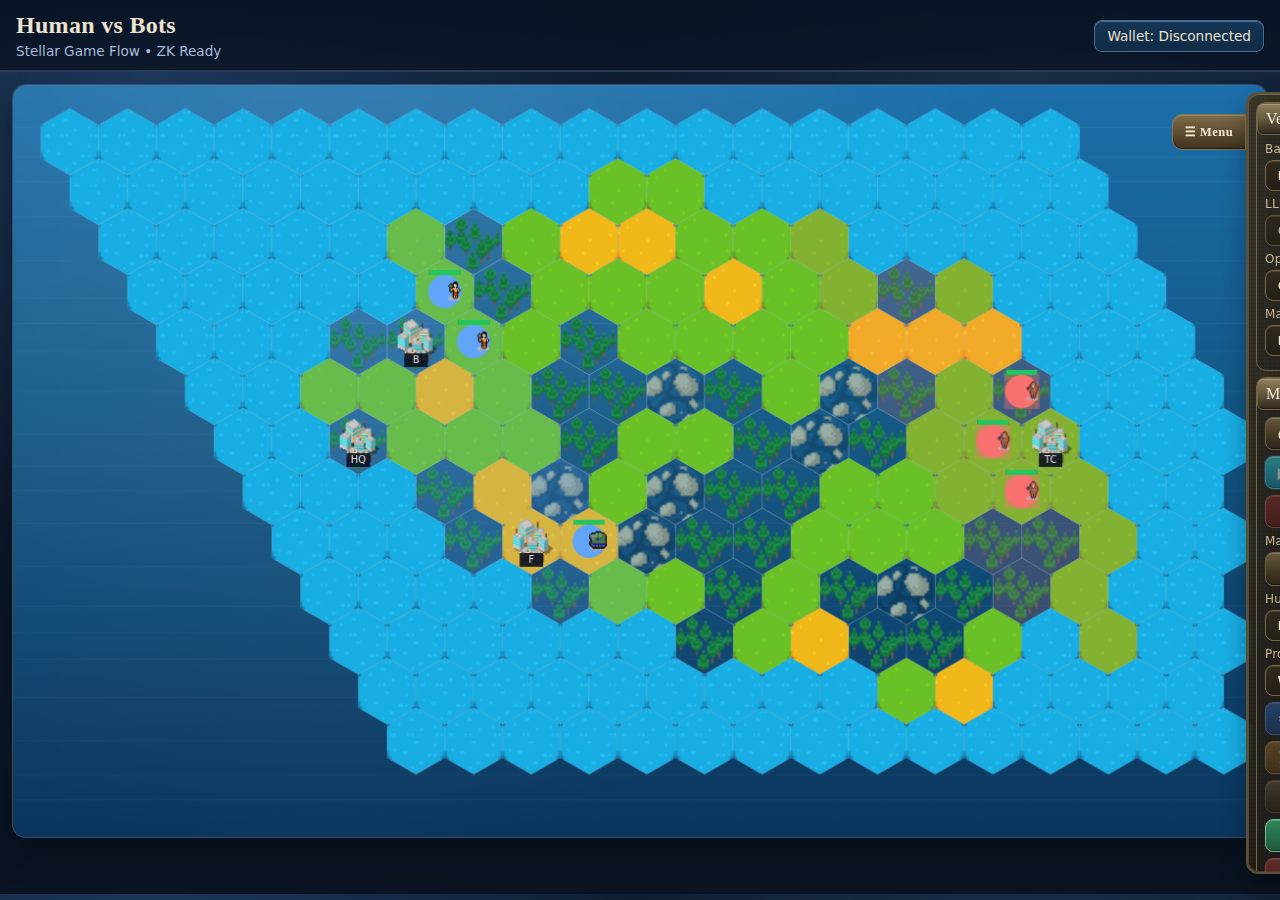
<file: index.html>
<!doctype html>
<html lang="es">
  <head>
    <meta charset="UTF-8" />
    <meta http-equiv="refresh" content="0; url=./demo/zemeroth-demo/" />
    <meta name="viewport" content="width=device-width, initial-scale=1.0" />
    <title>Human vs Bots</title>
    <style>
      body {
        margin: 0;
        min-height: 100vh;
        display: grid;
        place-items: center;
        background: #0b1322;
        color: #e5e7eb;
        font-family: Inter, system-ui, sans-serif;
      }
      a { color: #7dd3fc; }
    </style>
  </head>
  <body>
    <p>Abriendo Human vs Bots... Si no redirige, entra aquí: <a href="./demo/zemeroth-demo/">Jugar</a></p>
  </body>
</html>
</file>
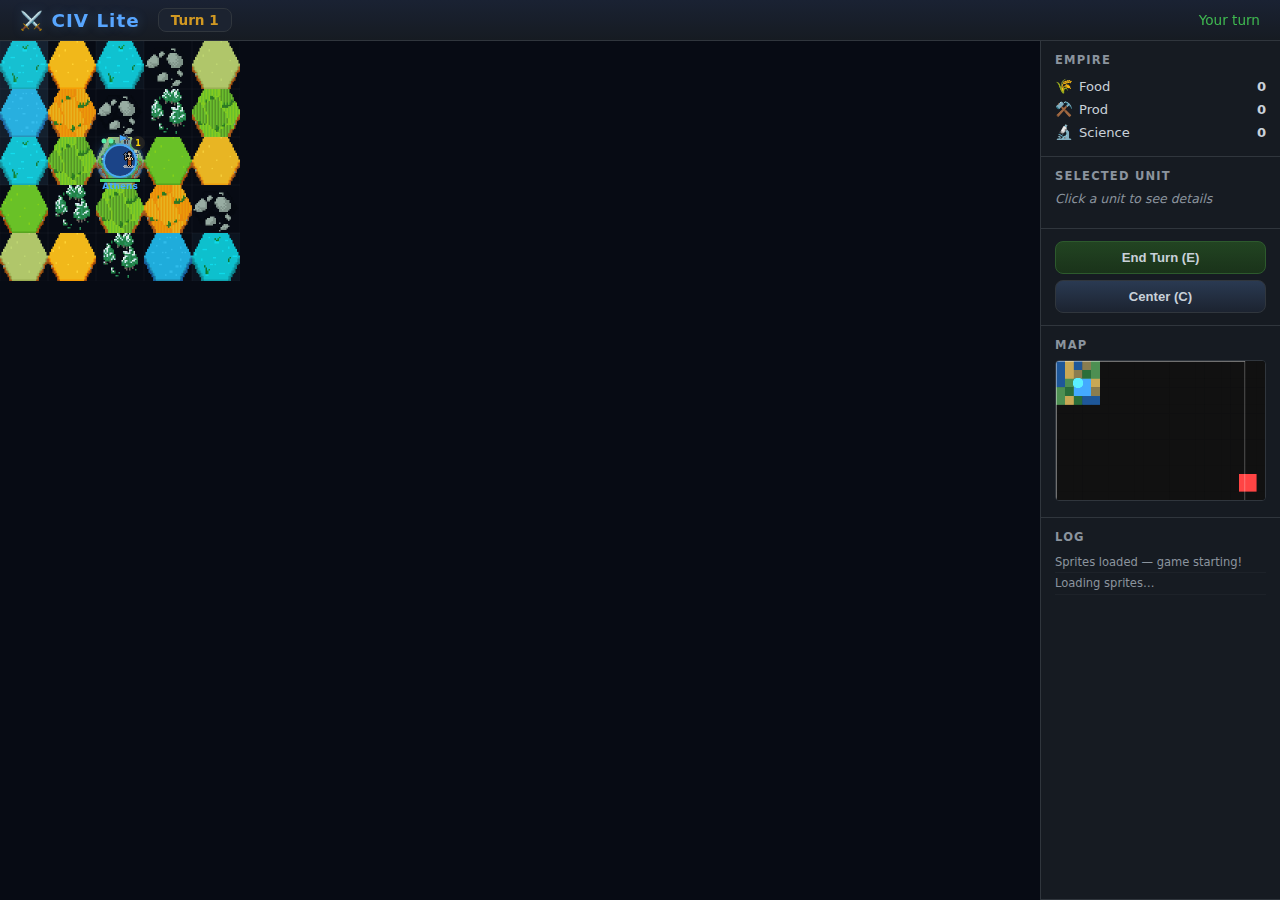
<file: demo/civ-lite/index.html>
<!DOCTYPE html>
<html lang="en">
<head>
  <meta charset="UTF-8">
  <meta name="viewport" content="width=device-width, initial-scale=1.0">
  <title>CIV Lite – Human vs Bots</title>
  <link rel="stylesheet" href="styles.css">
</head>
<body>
  <header>
    <h1>⚔️ CIV Lite</h1>
    <span id="turnLabel">Turn 1</span>
    <span id="status">Your turn</span>
  </header>

  <main>
    <canvas id="gameCanvas"></canvas>

    <aside id="sidebar">
      <section id="resources">
        <h3>Empire</h3>
        <div class="res-row"><span class="res-icon">🌾</span> Food <span id="food">0</span></div>
        <div class="res-row"><span class="res-icon">⚒️</span> Prod <span id="prod">0</span></div>
        <div class="res-row"><span class="res-icon">🔬</span> Science <span id="science">0</span></div>
      </section>

      <section id="unitInfo">
        <h3>Selected Unit</h3>
        <div id="unitDetails">
          <p class="placeholder">Click a unit to see details</p>
        </div>
      </section>

      <section id="actions">
        <button id="btnEndTurn">End Turn (E)</button>
        <button id="btnCenter">Center (C)</button>
      </section>

      <section id="minimapBox">
        <h3>Map</h3>
        <canvas id="minimap"></canvas>
      </section>

      <section id="log">
        <h3>Log</h3>
        <div id="logContent"></div>
      </section>
    </aside>
  </main>

  <div id="tooltip"></div>

  <script type="module" src="game.js"></script>
</body>
</html>
</file>
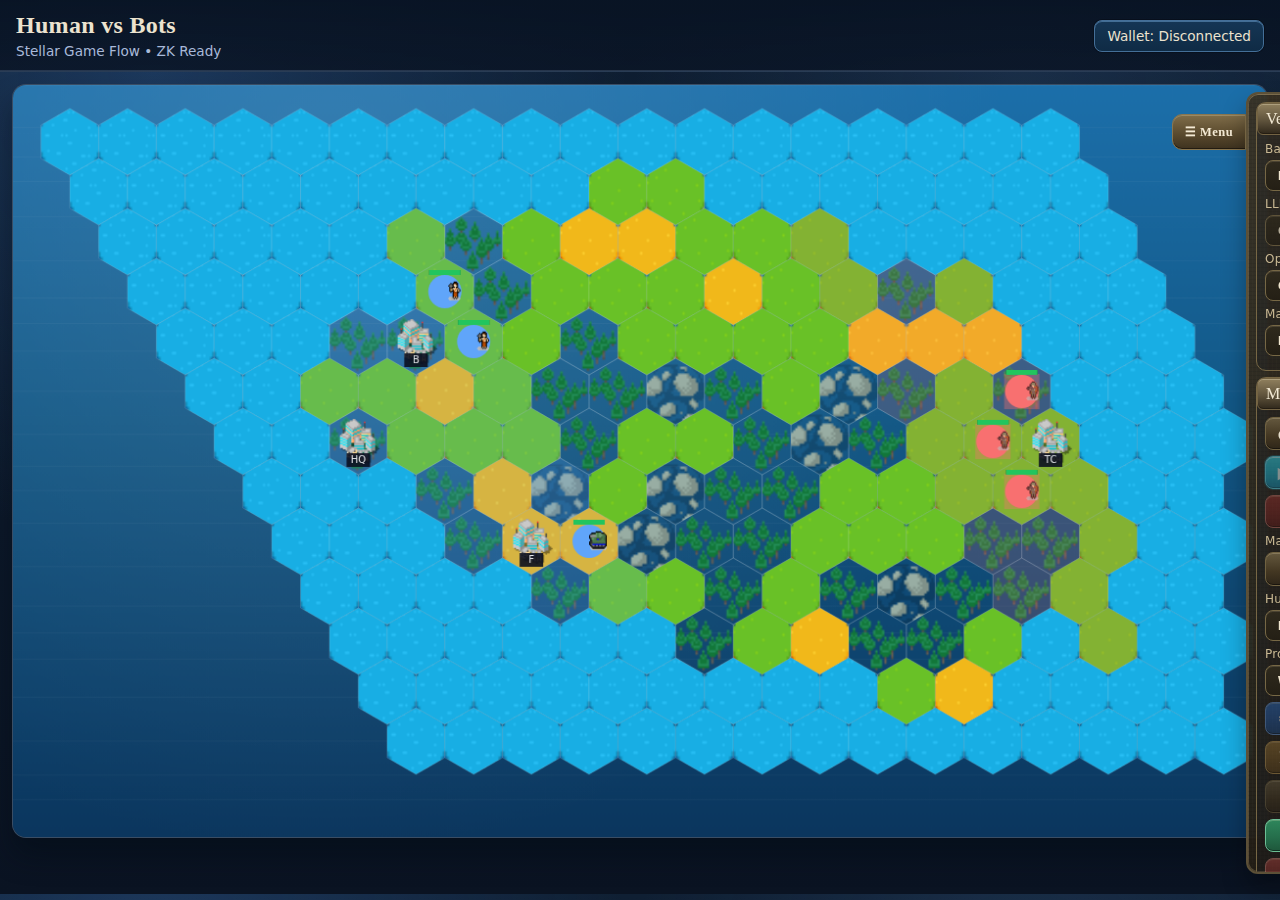
<file: demo/zemeroth-demo/index.html>
<!doctype html>
<html lang="en">
<head>
    <meta charset="UTF-8">
    <meta name="viewport" content="width=device-width, initial-scale=1.0">
    <title>Human vs Bots</title>
    <link rel="stylesheet" href="./styles.css">
</head>
<body>
    <header class="topbar">
        <div>
            <h1>Human vs Bots</h1>
            <p class="subtitle">Stellar Game Flow • ZK Ready</p>
        </div>
        <div class="badge" id="walletState">Wallet: Disconnected</div>
    </header>

    <main class="layout">
        <section class="arena-wrap">
            <canvas id="arena" width="1280" height="768"></canvas>
            <div class="overlay" id="resultBanner"></div>
        </section>

        <aside class="panel-drawer" id="panelDrawer">
            <button class="drawer-toggle" id="btnTogglePanel" type="button">☰ Menu</button>
            <div class="panel">
                <details class="menu-group" open>
                    <summary>Versus Setup</summary>
                    <div class="group-body">
                        <label class="field-label" for="modeSelect">Battle Mode</label>
                        <select id="modeSelect">
                            <option value="human-vs-llm" selected>Human vs LLM</option>
                            <option value="llm-vs-llm">LLM vs LLM</option>
                        </select>

                        <label class="field-label" for="llmHumanSelect">LLM A (for LLM vs LLM)</label>
                        <select id="llmHumanSelect">
                            <option value="claude-3-5-sonnet">Claude 3.5 Sonnet (Hard)</option>
                            <option value="claude-3-opus">Claude 3 Opus (Very Hard)</option>
                            <option value="clawbot-v2">Clawbot v2 (Medium)</option>
                            <option value="gpt-4o">OpenAI GPT-4o (Hard)</option>
                            <option value="gpt-4.1-mini">OpenAI GPT-4.1 mini (Medium)</option>
                            <option value="o1-mini">OpenAI o1-mini (Very Hard)</option>
                        </select>

                        <label class="field-label" for="aiSelect">Opponent LLM</label>
                        <select id="aiSelect">
                            <option value="claude-3-5-sonnet" selected>Claude 3.5 Sonnet (Hard)</option>
                            <option value="claude-3-opus">Claude 3 Opus (Very Hard)</option>
                            <option value="clawbot-v2">Clawbot v2 (Medium)</option>
                            <option value="gpt-4o">OpenAI GPT-4o (Hard)</option>
                            <option value="gpt-4.1-mini">OpenAI GPT-4.1 mini (Medium)</option>
                            <option value="o1-mini">OpenAI o1-mini (Very Hard)</option>
                        </select>
                        <label class="field-label" for="difficultySelect">Map Difficulty</label>
                        <select id="difficultySelect">
                            <option value="easy">Easy</option>
                            <option value="normal" selected>Normal</option>
                            <option value="hard">Hard</option>
                        </select>
                    </div>
                </details>

                <details class="menu-group" open>
                    <summary>Match Control</summary>
                    <div class="group-body">
                        <button id="btnConnect" class="action-wallet">Connect Wallet</button>
                        <button id="btnStart" class="action-start">Start Game</button>
                        <button id="btnEndTurn" class="action-end">End Turn</button>

                        <label class="field-label">Map Zoom</label>
                        <div class="zoom-row">
                            <button id="btnZoomOut" type="button" class="zoom-btn">−</button>
                            <button id="btnZoomReset" type="button" class="zoom-btn">100%</button>
                            <button id="btnZoomIn" type="button" class="zoom-btn">+</button>
                        </div>

                        <label class="field-label" for="buildingSelect">Human Building</label>
                        <select id="buildingSelect">
                            <option value="barracks">Barracks (Warrior)</option>
                            <option value="factory">Factory (Car)</option>
                        </select>
                        <label class="field-label" for="produceSelect">Produce Unit</label>
                        <select id="produceSelect">
                            <option value="warrior">Warrior</option>
                            <option value="car">Car</option>
                        </select>
                        <button id="btnProduce" class="action-produce">Produce Unit</button>
                        <button id="btnConquer" class="action-conquer">Conquer Tile (uses selected unit action)</button>
                        <button id="btnProof">Generate ZK Proof</button>
                        <button id="btnExportProofs">Export Proofs JSON</button>
                        <button id="btnEnd" class="action-end">End Game</button>
                        <button id="btnReset">Reset Arena</button>

                        <div class="contract-box">
                            <span>Testnet Hub Contract</span>
                            <code>CB4VZAT2U3UC6XFK3N23SKRF2NDCMP3QHJYMCHHFMZO7MRQO6DQ2EMYG</code>
                        </div>
                    </div>
                </details>

                <details class="menu-group" open>
                    <summary>Match Stats</summary>
                    <div class="group-body">
                        <div class="stats">
                            <div><span>Battle Mode</span><strong id="selectedMode">Human vs LLM</strong></div>
                            <div><span>LLM A</span><strong id="selectedHumanModel">Claude 3.5 Sonnet</strong></div>
                            <div><span>Opponent LLM</span><strong id="selectedAI">Claude 3.5 Sonnet</strong></div>
                            <div><span>Map Difficulty</span><strong id="selectedDifficulty">normal</strong></div>
                            <div><span>Humans</span><strong id="humansCount">0</strong></div>
                            <div><span>Bots</span><strong id="botsCount">0</strong></div>
                            <div><span>Turn</span><strong id="turnCount">0</strong></div>
                            <div><span>Phase</span><strong id="phaseState">player</strong></div>
                            <div><span>Human Territory</span><strong id="humanTerritory">0</strong></div>
                            <div><span>Bot Territory</span><strong id="botTerritory">0</strong></div>
                            <div><span>Proofs</span><strong id="proofCount">0</strong></div>
                            <div><span>Match</span><strong id="matchState">Idle</strong></div>
                        </div>
                    </div>
                </details>

                <details class="menu-group" open>
                    <summary>Event Log</summary>
                    <div class="group-body">
                        <div id="log" class="log"></div>
                    </div>
                </details>

                <details class="menu-group" open>
                    <summary>Quickstart Flow</summary>
                    <div class="group-body">
                        <div class="flow">
                            <div><span>1</span><strong>setup</strong><small id="stepSetup">ready</small></div>
                            <div><span>2</span><strong>create human-vs-bots</strong><small id="stepCreate">ready</small></div>
                            <div><span>3</span><strong>dev:game human-vs-bots</strong><small id="stepDev">running</small></div>
                        </div>
                    </div>
                </details>
            </div>
        </aside>
    </main>

    <script type="module" src="./game.js"></script>
</body>
</html>
</file>
<file: demo/civ-lite/styles.css>
/* ─────────────────────────────────────────────────────
   CIV Lite – Polished dark-theme UI
   Inspired by classic 4X game interfaces
   ───────────────────────────────────────────────────── */

:root {
  --bg:        #0d1117;
  --surface:   #161b22;
  --surface2:  #1c2330;
  --border:    #30363d;
  --accent:    #58a6ff;
  --accent2:   #3fb950;
  --danger:    #f85149;
  --gold:      #d29922;
  --text:      #c9d1d9;
  --dim:       #8b949e;
  --radius:    8px;
}

* { margin: 0; padding: 0; box-sizing: border-box; }

body {
  background: var(--bg);
  color: var(--text);
  font-family: 'Segoe UI', system-ui, sans-serif;
  height: 100vh;
  display: flex;
  flex-direction: column;
  overflow: hidden;
  user-select: none;
}

/* ───── Header ───────────────────────────────────── */
header {
  background: linear-gradient(180deg, #1a2233 0%, var(--surface) 100%);
  border-bottom: 1px solid var(--border);
  padding: 8px 20px;
  display: flex;
  align-items: center;
  gap: 18px;
  flex-shrink: 0;
  z-index: 10;
}

header h1 {
  font-size: 1.15rem;
  letter-spacing: 1px;
  color: var(--accent);
  text-shadow: 0 0 12px rgba(88,166,255,0.3);
}

#turnLabel {
  background: var(--surface2);
  border: 1px solid var(--border);
  border-radius: var(--radius);
  padding: 3px 12px;
  font-size: 0.85rem;
  font-weight: 600;
  color: var(--gold);
}

#status {
  font-size: 0.85rem;
  color: var(--accent2);
  margin-left: auto;
  font-weight: 500;
}

#status.status-thinking {
  color: var(--gold);
  animation: pulse 0.8s ease-in-out infinite;
}

#status.status-win { color: var(--accent2); }
#status.status-lose { color: var(--danger); }

@keyframes pulse {
  0%, 100% { opacity: 1; }
  50% { opacity: 0.5; }
}

/* ───── Main layout ──────────────────────────────── */
main {
  flex: 1;
  display: flex;
  min-height: 0;
}

#gameCanvas {
  flex: 1;
  display: block;
  cursor: crosshair;
  min-width: 0;
  background: #070b14;
}

/* ───── Sidebar ──────────────────────────────────── */
#sidebar {
  width: 240px;
  background: var(--surface);
  border-left: 1px solid var(--border);
  display: flex;
  flex-direction: column;
  overflow-y: auto;
  flex-shrink: 0;
}

#sidebar section {
  padding: 12px 14px;
  border-bottom: 1px solid var(--border);
}

#sidebar h3 {
  font-size: 0.72rem;
  text-transform: uppercase;
  letter-spacing: 1.2px;
  color: var(--dim);
  margin-bottom: 8px;
}

/* ───── Resources ────────────────────────────────── */
.res-row {
  display: flex;
  align-items: center;
  gap: 6px;
  font-size: 0.82rem;
  padding: 3px 0;
  color: var(--text);
}

.res-row span:last-child {
  margin-left: auto;
  font-weight: 700;
  min-width: 28px;
  text-align: right;
}

.res-icon { font-size: 0.9rem; }

/* ───── Unit Info ────────────────────────────────── */
#unitInfo {
  min-height: 72px;
}

#unitDetails .placeholder {
  color: var(--dim);
  font-size: 0.78rem;
  font-style: italic;
}

.unit-info-header {
  display: flex;
  align-items: center;
  gap: 8px;
  margin-bottom: 6px;
}

.unit-info-header .unit-icon {
  width: 32px;
  height: 32px;
  border-radius: 4px;
  border: 1px solid var(--border);
}

.unit-info-header .unit-name {
  font-weight: 700;
  font-size: 0.88rem;
}

.unit-info-stats {
  display: grid;
  grid-template-columns: 1fr 1fr;
  gap: 3px 10px;
  font-size: 0.78rem;
}

.unit-info-stats .stat-label {
  color: var(--dim);
}

.unit-info-stats .stat-val {
  text-align: right;
  font-weight: 600;
}

.stat-val.hp-high { color: var(--accent2); }
.stat-val.hp-mid  { color: var(--gold); }
.stat-val.hp-low  { color: var(--danger); }

/* ───── Actions ──────────────────────────────────── */
#actions {
  display: flex;
  flex-direction: column;
  gap: 6px;
}

button {
  background: linear-gradient(180deg, #2a3a52 0%, var(--surface2) 100%);
  color: var(--text);
  border: 1px solid var(--border);
  border-radius: var(--radius);
  padding: 8px 12px;
  font-size: 0.82rem;
  font-weight: 600;
  cursor: pointer;
  transition: all 0.15s;
}

button:hover {
  background: linear-gradient(180deg, #334a66 0%, #263040 100%);
  border-color: var(--accent);
  box-shadow: 0 0 8px rgba(88,166,255,0.15);
}

button:active {
  transform: scale(0.97);
}

#btnEndTurn {
  background: linear-gradient(180deg, #224422 0%, #1a331a 100%);
  border-color: #2d5a2d;
}

#btnEndTurn:hover {
  background: linear-gradient(180deg, #2d5a2d 0%, #224422 100%);
  border-color: var(--accent2);
  box-shadow: 0 0 8px rgba(63,185,80,0.2);
}

/* ───── Minimap ──────────────────────────────────── */
#minimapBox { padding: 10px 14px; }

#minimap {
  width: 100%;
  aspect-ratio: 1.5;
  border: 1px solid var(--border);
  border-radius: 4px;
  cursor: pointer;
  image-rendering: pixelated;
  background: #070b14;
}

/* ───── Log ──────────────────────────────────────── */
#log {
  flex: 1;
  min-height: 80px;
  overflow: hidden;
}

#logContent {
  font-size: 0.72rem;
  color: var(--dim);
  max-height: 160px;
  overflow-y: auto;
  line-height: 1.45;
}

#logContent .log-entry {
  padding: 2px 0;
  border-bottom: 1px solid rgba(48,54,61,0.3);
}

#logContent .log-combat { color: var(--danger); }
#logContent .log-build  { color: var(--accent2); }
#logContent .log-move   { color: var(--accent); }

/* ───── Tooltip ──────────────────────────────────── */
#tooltip {
  position: fixed;
  pointer-events: none;
  background: rgba(22,27,34,0.95);
  border: 1px solid var(--border);
  border-radius: 6px;
  padding: 6px 10px;
  font-size: 0.75rem;
  color: var(--text);
  max-width: 200px;
  display: none;
  z-index: 100;
  box-shadow: 0 4px 16px rgba(0,0,0,0.4);
  backdrop-filter: blur(4px);
}

#tooltip .tt-title {
  font-weight: 700;
  margin-bottom: 3px;
  text-transform: capitalize;
}

#tooltip .tt-yields {
  display: flex;
  gap: 8px;
  font-size: 0.7rem;
}

#tooltip .tt-yields span {
  display: flex;
  align-items: center;
  gap: 2px;
}

/* ───── Scrollbar ────────────────────────────────── */
::-webkit-scrollbar { width: 5px; }
::-webkit-scrollbar-track { background: transparent; }
::-webkit-scrollbar-thumb { background: var(--border); border-radius: 3px; }
::-webkit-scrollbar-thumb:hover { background: var(--dim); }

/* ───── Responsive ───────────────────────────────── */
@media (max-width: 700px) {
  main { flex-direction: column; }
  #sidebar {
    width: 100%;
    flex-direction: row;
    flex-wrap: wrap;
    max-height: 140px;
    overflow-y: auto;
  }
  #sidebar section { flex: 1; min-width: 120px; }
  #log { display: none; }
}
</file>
<file: demo/zemeroth-demo/styles.css>
:root {
  --bg: #0a1322;
  --bg2: #0f1f33;
  --panel: #252114;
  --panel-soft: #2f2918;
  --line: #5c5037;
  --text: #ece3cf;
  --muted: #c8b893;
  --human: #6db8ff;
  --bot: #ff8f86;
  --ok: #62d28f;
  --danger: #b44e44;
  --stone-hi: #8f7f5d;
  --stone-mid: #5f533c;
  --stone-lo: #30281b;
}
* { box-sizing: border-box; }
body {
  margin: 0;
  background:
    radial-gradient(circle at 12% 8%, rgba(54, 106, 173, 0.35), transparent 34%),
    radial-gradient(circle at 80% 10%, rgba(67, 106, 156, 0.22), transparent 30%),
    linear-gradient(180deg, var(--bg2), var(--bg));
  color: var(--text);
  font-family: "Trebuchet MS", "Segoe UI", system-ui, sans-serif;
}
.topbar {
  display: flex;
  justify-content: space-between;
  align-items: center;
  border-bottom: 1px solid rgba(107, 138, 179, 0.35);
  padding: 12px 16px;
  background: linear-gradient(180deg, rgba(8, 19, 35, 0.95), rgba(10, 21, 38, 0.88));
  box-shadow: inset 0 -1px 0 rgba(160, 195, 239, 0.18);
}
.topbar h1 {
  margin: 0;
  font-size: 1.5rem;
  font-family: Georgia, "Times New Roman", serif;
  letter-spacing: .3px;
}
.subtitle {
  margin: 4px 0 0;
  color: #a9bada;
  font-size: .85rem;
}
.badge {
  border: 1px solid #446f98;
  background: linear-gradient(180deg, #153655, #0f2b45);
  padding: 7px 12px;
  border-radius: 8px;
  font-size: .85rem;
  box-shadow: inset 0 1px 0 rgba(124, 180, 229, .45), 0 0 0 1px rgba(0, 0, 0, .25);
}
.layout {
  position: relative;
  display: block;
  padding: 12px;
  min-height: calc(100vh - 78px);
}
.arena-wrap {
  position: relative;
  border: 1px solid rgba(120, 144, 170, .45);
  border-radius: 14px;
  overflow: hidden;
  background: #08172a;
  min-height: 72vh;
  display: grid;
  place-items: center;
  box-shadow:
    0 18px 28px rgba(2, 10, 20, .45),
    inset 0 0 0 1px rgba(176, 208, 242, .16),
    inset 0 14px 35px rgba(39, 86, 141, .16);
}

.panel-drawer {
  position: absolute;
  top: 20px;
  right: 0;
  width: 338px;
  max-width: calc(100vw - 20px);
  transform: translateX(calc(100% - 34px));
  transition: transform .24s ease;
  z-index: 8;
  pointer-events: none;
}

.panel-drawer.open {
  transform: translateX(0);
}

.panel-drawer .panel,
.panel-drawer .drawer-toggle {
  pointer-events: auto;
}

.drawer-toggle {
  position: absolute;
  top: 22px;
  left: -74px;
  width: 74px;
  border-radius: 10px 0 0 10px;
  background: linear-gradient(180deg, #7f6d49, #59492d 58%, #3e321f);
  border: 1px solid #89764f;
  color: #f4ead4;
  font-size: .78rem;
  font-family: Georgia, "Times New Roman", serif;
  letter-spacing: .5px;
  padding: 9px 6px;
}

#arena {
  width: 100%;
  height: auto;
  aspect-ratio: 1280 / 768;
  display: block;
  object-fit: contain;
}
.overlay {
  position: absolute;
  inset: 0;
  display: none;
  place-items: center;
  font-size: 2rem;
  font-weight: 800;
  background: rgba(0, 0, 0, 0.5);
}
.overlay.show { display: grid; }
.panel {
  position: relative;
  isolation: isolate;
  border: 2px solid var(--line);
  border-radius: 12px;
  padding: 8px;
  max-height: calc(100vh - 118px);
  overflow: auto;
  background:
    linear-gradient(180deg, rgba(56, 48, 33, .95), rgba(36, 31, 22, .95)),
    repeating-linear-gradient(45deg, rgba(255, 255, 255, .03), rgba(255, 255, 255, .03) 2px, rgba(0, 0, 0, 0) 2px, rgba(0, 0, 0, 0) 5px);
  box-shadow:
    inset 0 0 0 1px rgba(176, 149, 105, .35),
    inset 0 1px 0 rgba(223, 201, 150, .24),
    0 14px 24px rgba(0, 0, 0, .32);
}

.panel::before {
  content: '';
  position: absolute;
  inset: 0;
  pointer-events: none;
  z-index: 0;
  background:
    repeating-linear-gradient(0deg, rgba(0, 0, 0, .16) 0 1px, transparent 1px 4px),
    repeating-linear-gradient(90deg, rgba(255, 230, 184, .05) 0 1px, transparent 1px 4px);
  opacity: .35;
}

.panel > * {
  position: relative;
  z-index: 1;
}

.menu-group {
  margin: 0 0 6px;
  border: 1px solid #776745;
  border-radius: 10px;
  background: rgba(17, 24, 38, 0.22);
}

.menu-group > summary {
  list-style: none;
  border: 1px solid #736343;
  border-radius: 6px;
  padding: 6px 8px;
  margin: 0;
  font-family: Georgia, "Times New Roman", serif;
  letter-spacing: .2px;
  color: #f1e8d3;
  background: linear-gradient(180deg, var(--stone-hi), var(--stone-mid) 55%, var(--stone-lo));
  box-shadow: inset 0 1px 0 rgba(255, 245, 213, .28), inset 0 -1px 0 rgba(15, 11, 5, .4);
  cursor: pointer;
}

.menu-group > summary::-webkit-details-marker {
  display: none;
}

.menu-group > summary::after {
  content: '▾';
  float: right;
  opacity: .9;
}

.menu-group:not([open]) > summary::after {
  content: '▸';
}

.group-body {
  padding: 7px 8px 8px;
}

.zoom-row {
  display: grid;
  grid-template-columns: 1fr 1.2fr 1fr;
  gap: 6px;
  margin-bottom: 6px;
}

.zoom-btn {
  margin-bottom: 0;
  min-height: 34px;
  padding: 6px;
  font-size: .88rem;
}

.flow {
  border: 1px solid #6f5f43;
  border-radius: 8px;
  overflow: hidden;
  margin-bottom: 0;
  background: linear-gradient(180deg, rgba(22, 34, 56, .88), rgba(13, 24, 41, .9));
}
.flow > div {
  display: grid;
  grid-template-columns: 24px 1fr auto;
  align-items: center;
  gap: 8px;
  border-bottom: 1px solid rgba(95, 123, 156, .34);
  padding: 5px 7px;
}
.flow > div:last-child { border-bottom: 0; }
.flow span {
  width: 20px;
  height: 20px;
  border-radius: 4px;
  background: linear-gradient(180deg, #1a324f, #10253f);
  border: 1px solid #446790;
  display: inline-grid;
  place-items: center;
  font-size: .75rem;
}
.flow strong { font-size: .83rem; }
.flow small { color: var(--ok); font-size: .7rem; }

.field-label {
  display: block;
  color: var(--muted);
  font-size: .75rem;
  margin-bottom: 4px;
  letter-spacing: .2px;
}

select {
  width: 100%;
  border: 1px solid #776845;
  background: linear-gradient(180deg, #2f2a1d, #241f15);
  color: #f0e6cf;
  border-radius: 8px;
  padding: 6px 8px;
  font-weight: 600;
  margin-bottom: 6px;
  font-size: .8rem;
  box-shadow: inset 0 1px 0 rgba(244, 224, 178, .15);
}

button {
  width: 100%;
  margin-bottom: 6px;
  border: 1px solid #706241;
  background: linear-gradient(180deg, #64583e, #433722 58%, #2f2619);
  color: #f0e7d5;
  border-radius: 8px;
  padding: 8px 9px;
  text-align: center;
  font-weight: 650;
  cursor: pointer;
  letter-spacing: .15px;
  font-size: .82rem;
  box-shadow: inset 0 1px 0 rgba(255, 240, 199, .22), inset 0 -1px 0 rgba(0, 0, 0, .45);
}

button[class*="action-"] {
  position: relative;
  padding-left: 34px;
}

button[class*="action-"]::before {
  position: absolute;
  left: 12px;
  top: 50%;
  transform: translateY(-50%);
  opacity: .95;
  font-size: .95rem;
}

.action-wallet::before { content: '◉'; }
.action-start::before { content: '▶'; }
.action-end::before { content: '⏳'; }
.action-produce::before { content: '⚙'; }
.action-conquer::before { content: '⚔'; }
button:hover {
  filter: brightness(1.08);
}
button:disabled {
  opacity: .5;
  cursor: not-allowed;
}

#btnStart {
  background: linear-gradient(180deg, #2dd0e5, #1ab2cf 48%, #1188ad);
  border-color: #57d8f0;
  color: #e9fcff;
  box-shadow:
    inset 0 1px 0 rgba(215, 252, 255, .65),
    inset 0 -1px 0 rgba(8, 57, 78, .45),
    0 0 0 1px rgba(26, 153, 181, .4);
}

#btnEndTurn {
  background: linear-gradient(180deg, #8f2f2c, #7a2523 50%, #5e1b1a);
  border-color: #ba6a62;
}

#btnEndTurn.active-turn {
  background: linear-gradient(180deg, #ad443f, #8b2f2a 50%, #6e221f);
  border-color: #d3897c;
  box-shadow: inset 0 1px 0 rgba(255, 218, 206, .35), 0 0 0 1px rgba(183, 102, 95, .45);
}

#btnEnd {
  background: linear-gradient(180deg, #a3403d, #7d2927 56%, #5d1d1c);
  border-color: #cb7c73;
}

#btnProduce {
  background: linear-gradient(180deg, #2664b4, #20539a 54%, #1a447d);
  border-color: #5f91d4;
}

#btnConquer {
  background: linear-gradient(180deg, #8d6b31, #715325 56%, #5a411d);
  border-color: #b7914e;
}

#btnConquer.active-turn {
  background: linear-gradient(180deg, #ae853d, #8a672f 56%, #705223);
  border-color: #e0bc72;
  box-shadow: inset 0 1px 0 rgba(255, 238, 188, .4), 0 0 0 1px rgba(193, 156, 82, .45);
}

#btnExportProofs {
  background: linear-gradient(180deg, #2e865b, #256e4b 56%, #1e573b);
  border-color: #6cbf95;
}

#btnExportProofs:hover {
  filter: brightness(1.08);
}

.contract-box {
  margin-top: 5px;
  margin-bottom: 0;
  border: 1px solid #746847;
  border-radius: 8px;
  padding: 8px;
  background: linear-gradient(180deg, rgba(38, 31, 19, .95), rgba(28, 23, 15, .95));
}
.contract-box span {
  display: block;
  color: var(--muted);
  font-size: .75rem;
  margin-bottom: 4px;
}
.contract-box code {
  display: block;
  font-size: .64rem;
  color: #dfd3b5;
  word-break: break-all;
}

.stats {
  margin-top: 0;
  border: 1px solid #716144;
  border-radius: 8px;
  overflow: hidden;
  background: linear-gradient(180deg, rgba(36, 30, 19, .92), rgba(27, 22, 15, .92));
}
.stats div {
  display: flex;
  justify-content: space-between;
  padding: 6px 8px;
  border-bottom: 1px solid rgba(139, 117, 79, .42);
}
.stats div:last-child { border-bottom: 0; }
.stats span { color: var(--muted); }
.stats strong {
  color: #f7edda;
}
.log {
  height: 160px;
  overflow: auto;
  border: 1px solid #706241;
  border-radius: 8px;
  padding: 6px;
  background: linear-gradient(180deg, rgba(19, 32, 56, .95), rgba(13, 22, 40, .95));
  font-size: .78rem;
}
.log div { margin-bottom: 6px; color: #cbd5e1; }
.log .ok { color: var(--ok); }
.log .warn { color: #fbbf24; }
.log .err { color: #f87171; }

::-webkit-scrollbar {
  width: 10px;
}

::-webkit-scrollbar-track {
  background: rgba(18, 22, 31, .55);
}

::-webkit-scrollbar-thumb {
  background: #6a5938;
  border-radius: 8px;
  border: 1px solid #3f311f;
}

@media (max-width: 1100px) {
  .arena-wrap { min-height: 50vh; }

  .panel-drawer {
    width: min(330px, calc(100vw - 14px));
    top: 12px;
    transform: translateX(calc(100% - 40px));
  }

  .panel-drawer .panel {
    max-height: calc(100vh - 115px);
  }

  .drawer-toggle {
    left: -66px;
    width: 66px;
  }
}
</file>
